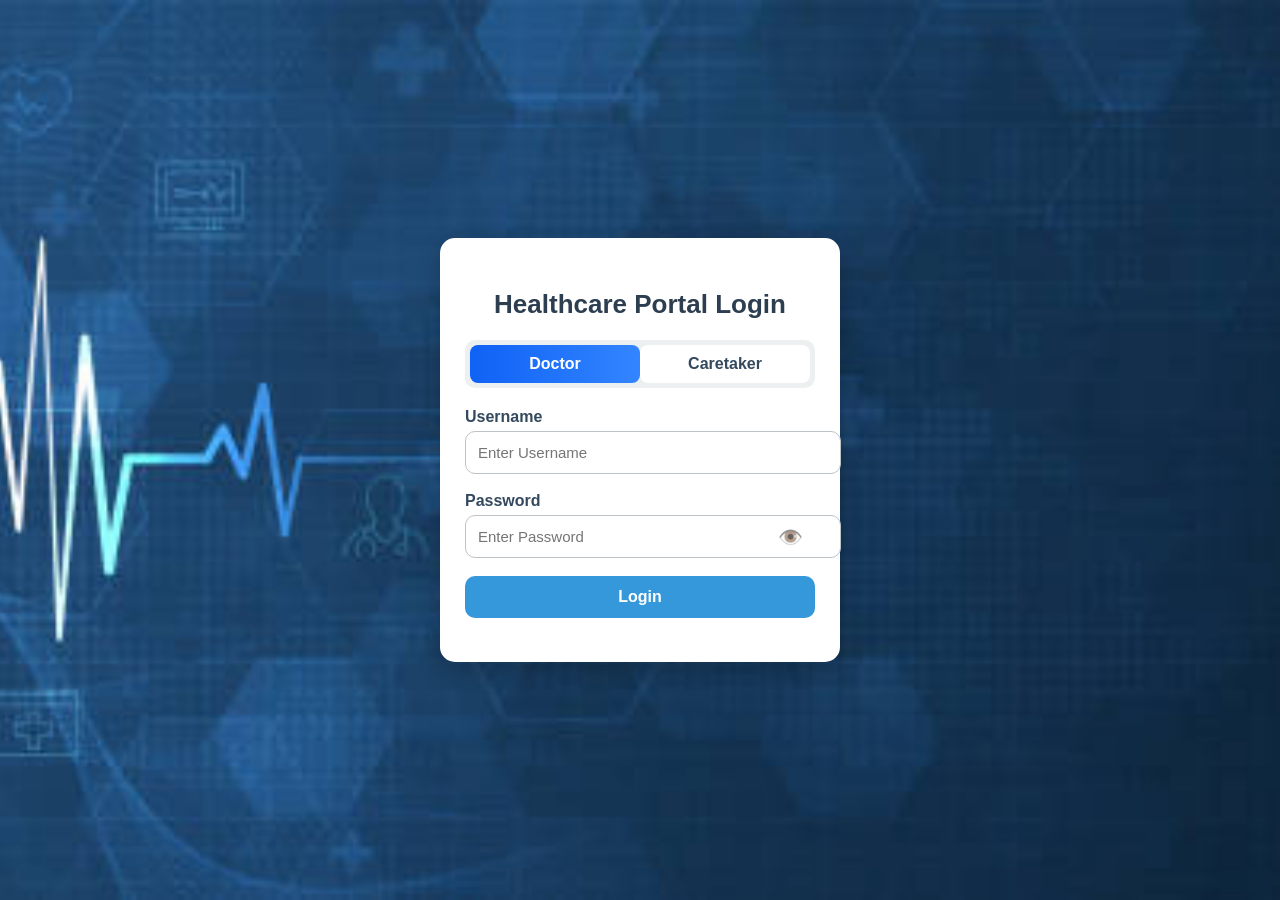
<file: index.html>
<!DOCTYPE html>
<html lang="en">
<head>
    <meta charset="UTF-8">
    <title>Secure Login</title>
    <link rel="stylesheet" href="style.css">
</head>
<body class="login-body">

<div class="login-box">
    <h2 class="login-title">Healthcare Portal Login</h2>

    <div class="role-switch">
        <button class="role-btn active" id="doctorBtn" onclick="selectRole('doctor')">Doctor</button>
        <button class="role-btn" id="caretakerBtn" onclick="selectRole('caretaker')">Caretaker</button>
    </div>

    <!-- ⭐ Hidden field to store selected role -->
    <input type="hidden" id="role" value="doctor">

    <div class="input-group">
        <label>Username</label>
        <input type="text" id="username" placeholder="Enter Username">
    </div>

    <div class="input-group">
        <label>Password</label>
        <div class="password-wrapper">
            <input type="password" id="password" placeholder="Enter Password">
            <span id="togglePassword" class="toggle-icon">👁️</span>
        </div>
    </div>

    <button class="login-btn" onclick="login()">Login</button>

    <p id="error" class="error"></p>
</div>


<script src="script.js"></script>

<script>
// SHOW / HIDE PASSWORD
const togglePassword = document.getElementById("togglePassword");
const passwordField = document.getElementById("password");

togglePassword.addEventListener("click", () => {
    const type = passwordField.type === "password" ? "text" : "password";
    passwordField.type = type;
    togglePassword.textContent = type === "password" ? "👁️" : "🙈";
});
</script>

</body>
</html>
</file>
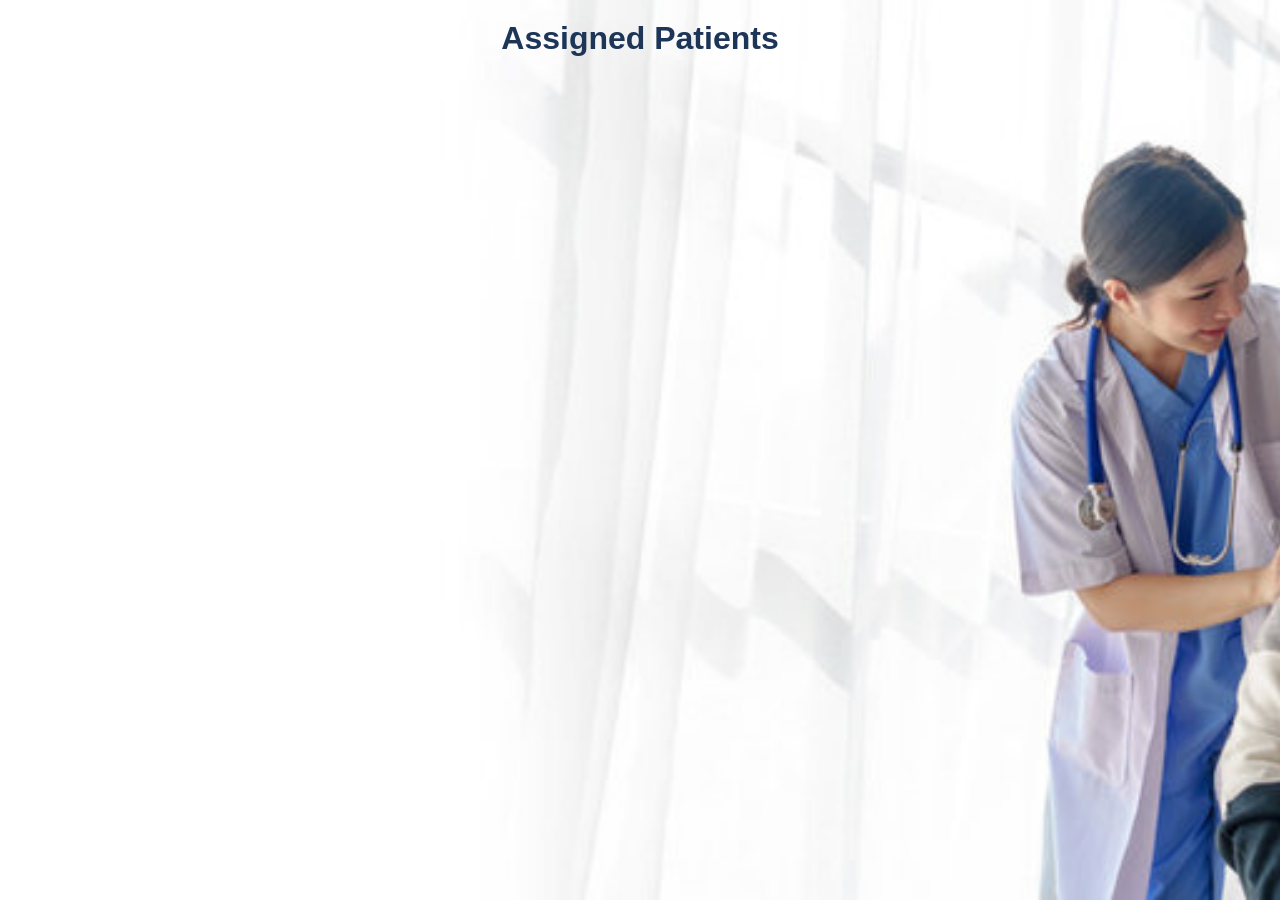
<file: caretakerDashboard.html>
<!DOCTYPE html>
<html lang="en">

<head>
    <meta charset="UTF-8">
    <title>Caretaker Dashboard</title>

    <!-- FontAwesome Icons -->
    <link rel="stylesheet" href="https://cdnjs.cloudflare.com/ajax/libs/font-awesome/6.5.0/css/all.min.css">

    <link rel="stylesheet" href="style.css">
</head>


<body>

    <h1 class="dashboard-title">Assigned Patients</h1>

    <div class="dashboard-container">
        <div class="patient-grid" id="patientGrid"></div>
    </div>

    <script>
        const caretaker = window.users.find(u => u.role === "caretaker");
        const assigned = caretaker.patients;
        const grid = document.getElementById("patientGrid");

        const assignedPatients = window.patients.filter(p => assigned.includes(p.id));

        assignedPatients.forEach(p => {
            const card = document.createElement("div");
            card.className = "patient-card clickable";

            card.innerHTML = `
    <img src="${p.img}">

    <h3><i class="fa-solid fa-user"></i> ${p.name}</h3>

    <p><i class="fa-solid fa-calendar"></i> Age: ${p.age}</p>
    <p><i class="fa-solid fa-cake-candles"></i> DOB: ${p.dob}</p>
    <p><i class="fa-solid fa-venus-mars"></i> Gender: ${p.gender}</p>
`;

            card.onclick = () => {
                window.location.href = `patientDetails.html?id=${p.id}`;
            };

            grid.appendChild(card);
        });
    </script>

</body>

</html>
</file>
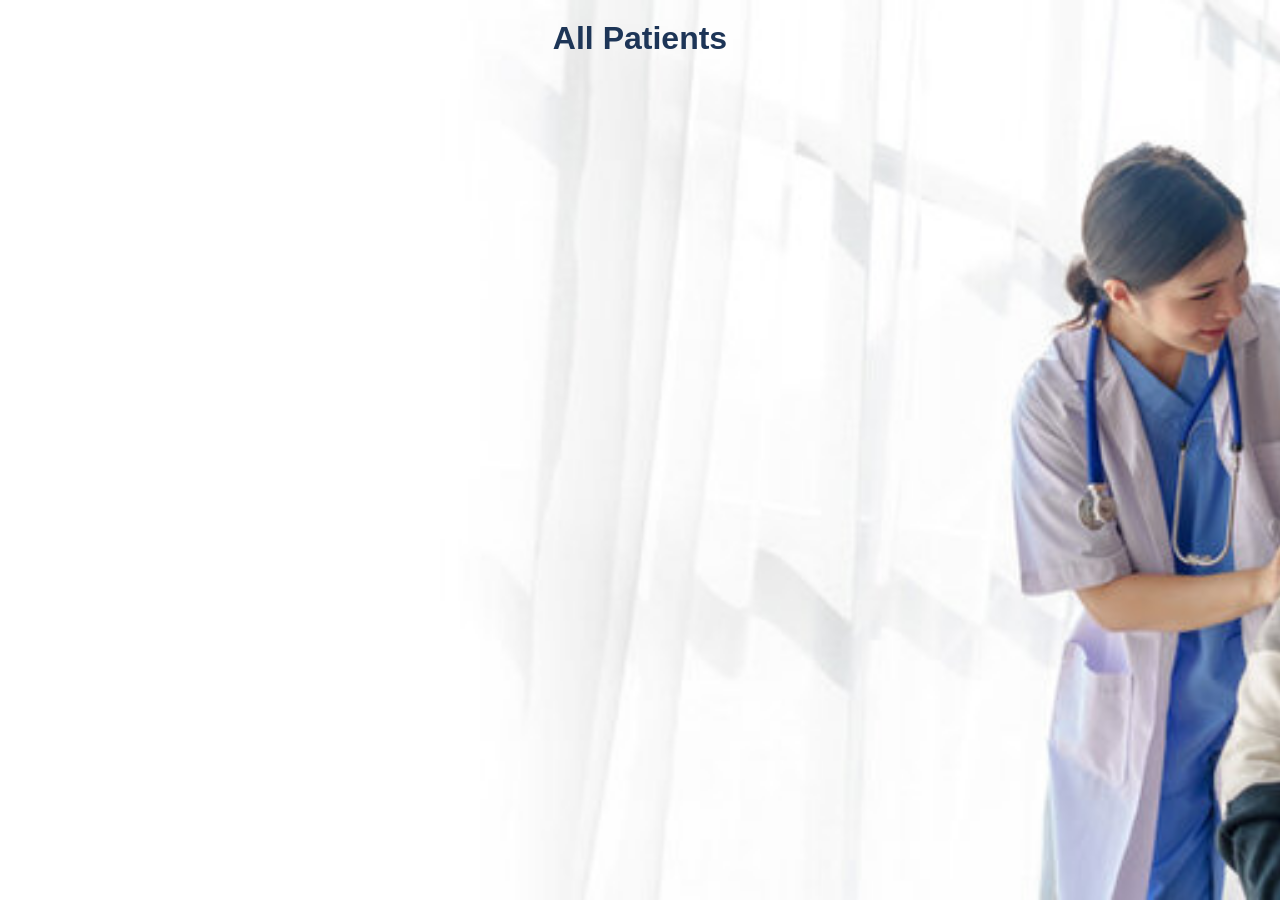
<file: doctorDashboard.html>
<!DOCTYPE html>
<html lang="en">

<head>
    <meta charset="UTF-8">
    <title>Doctor Dashboard</title>

    <!-- FontAwesome Icons -->
    <link rel="stylesheet" href="https://cdnjs.cloudflare.com/ajax/libs/font-awesome/6.5.0/css/all.min.css">

    <link rel="stylesheet" href="style.css">
</head>

<body>

    <h1 class="dashboard-title">All Patients</h1>

    <div class="dashboard-container">
        <div class="patient-grid" id="doctorGrid"></div>
    </div>

    <script src="doctor.js"></script>
</body>

</html>
</file>
<file: style.css>
/* ===== PROFESSIONAL LOGIN PAGE ===== */

.login-body {
    background: url("img.jpg")no-repeat center center fixed !important;
     background-size: cover !important;
    height: 100vh;
    display: flex;
    justify-content: center;
    align-items: center;
    font-family: "Poppins", sans-serif;
    margin: 0;
}

/* LOGIN CONTAINER */
.login-box {
    width: 350px;
    background: #ffffff;
    padding: 30px 25px;
    border-radius: 15px;
    box-shadow: 0 8px 25px rgba(0,0,0,0.2);
    animation: fadeIn 0.5s ease-in-out;
}

.login-title {
    text-align: center;
    margin-bottom: 20px;
    font-size: 26px;
    font-weight: bold;
    color: #2c3e50;
}

/* ---------------- ROLE SWITCH BUTTONS ---------------- */
.role-switch {
    display: flex;
    justify-content: space-between;
    background: #ecf0f1;
    padding: 5px;
    border-radius: 10px;
    margin-bottom: 20px;
}

.role-btn {
    width: 50%;
    padding: 10px;
    border: none;
    background: white;
    font-size: 16px;
    font-weight: bold;
    border-radius: 8px;
    cursor: pointer;
    transition: 0.3s ease;
    color: #34495e;
}

.role-btn.active {
    background: linear-gradient(to right, #0f62f5, #3385ff);
    color: white;
}

/* INPUT FIELDS */
.input-group {
    margin-bottom: 18px;
}

.input-group label {
    display: block;
    font-weight: 600;
    margin-bottom: 5px;
    color: #34495e;
}

.input-group input {
    width: 100%;
    padding: 12px;
    border-radius: 10px;
    border: 1px solid #bdc3c7;
    font-size: 15px;
    transition: 0.2s ease;
}

.input-group input:focus {
    outline: none;
    border-color: #3498db;
    box-shadow: 0 0 4px rgba(52,152,219,0.5);
}

/* PASSWORD FIELD */
.password-wrapper {
    position: relative;
}

.toggle-icon {
    position: absolute;
    right: 12px;
    top: 50%;
    transform: translateY(-50%);
    cursor: pointer;
    font-size: 20px;
    user-select: none;
    opacity: 0.7;
}

.toggle-icon:hover {
    opacity: 1;
}

/* LOGIN BUTTON */
.login-btn {
    width: 100%;
    padding: 12px;
    background: #3498db;
    color: white;
    border: none;
    border-radius: 10px;
    font-size: 16px;
    font-weight: bold;
    cursor: pointer;
    transition: 0.3s ease-in-out;
}

.login-btn:hover {
    background: #217dbb;
}

/* ERROR TEXT */
.error {
    color: red;
    text-align: center;
    margin-top: 10px;
    font-size: 14px;
}
/* DETAILS PAGE BACKGROUND */
.details-body {
    background: linear-gradient(135deg, #c3e5ff, #ffffff);
    font-family: "Poppins", sans-serif;
    padding: 20px;
}

/* Container */
.details-container {
    max-width: 650px;
    margin: auto;
    background: #ffffff;
    padding: 25px;
    border-radius: 18px;
    box-shadow: 0px 10px 30px rgba(0,0,0,0.20);
    animation: fadeIn 0.5s ease-in-out;
}

/* Profile Section */
.profile-photo {
    width: 160px;
    height: 160px;
    border-radius: 18px;
    display: block;
    margin: auto;
    box-shadow: 0px 8px 20px rgba(0,0,0,0.15);
}

.profile-section h2 {
    margin-top: 10px;
    color: #2c3e50;
}

/* Vitals Section */
.vitals-section {
    background: #e8f7ff;
    padding: 15px;
    border-radius: 15px;
    margin-top: 20px;
    border-left: 5px solid #3498db;
}

.vitals-section h3 {
    margin-bottom: 10px;
    color: #1d72b8;
}

.vitals-section p {
    font-size: 16px;
    margin: 8px 0;
}

/* History Section */
.history-section {
    background: #fff3e6;
    padding: 15px;
    margin-top: 20px;
    border-radius: 15px;
    border-left: 5px solid #e67e22;
}

.history-section h3 {
    margin-bottom: 10px;
    color: #d35400;
}

.history-section ul li {
    margin-bottom: 6px;
}

/* Back Button */
.back-btn {
    margin-top: 25px;
    width: 100%;
    padding: 12px;
    background: linear-gradient(135deg, #007bff, #5599ff);
    border: none;
    color: white;
    font-size: 17px;
    border-radius: 10px;
    cursor: pointer;
    transition: 0.3s;
}

.back-btn:hover {
    background: linear-gradient(135deg, #005fd4, #3f83ff);
}

/* Clickable Cards */
.clickable {
    cursor: pointer;
    transition: 0.3s;
    border-radius: 12px;
}

.clickable:hover {
    transform: translateY(-6px);
    box-shadow: 0px 10px 25px rgba(0,0,0,0.2);
}
/* DASHBOARD BACKGROUND */
body {
    background: url("care.jpg")no-repeat center center fixed !important;
     background-size: cover !important;
    font-family: "Poppins", sans-serif;
}

/* Dashboard Title */
.dashboard-title {
    text-align: center;
    margin-top: 20px;
    font-size: 32px;
    font-weight: 700;
    color: #1d3557;
}

/* Container for cards */
.dashboard-container {
    width: 90%;
    margin: 20px auto;
}

/* Grid layout */
.patient-grid {
    display: grid;
    grid-template-columns: repeat(auto-fill, minmax(260px, 1fr));
    gap: 25px;
}

/* Patient Card */
.patient-card {
    background: #cdcbcc;
    border-radius: 16px;
    padding: 20px;
    box-shadow: 0px 10px 25px rgba(0,0,0,0.1);
    transition: 0.3s ease;
    cursor: pointer;
    text-align: center;
}

/* Hover Animation */
.patient-card:hover {
    transform: translateY(-8px);
    box-shadow: 0px 14px 30px rgba(0,0,0,0.15);
}

/* Patient Photo */
.patient-card img {
    width: 120px;
    height: 120px;
    border-radius: 14px;
    object-fit: cover;
    margin-bottom: 15px;
    box-shadow: 0px 6px 15px rgba(0,0,0,0.15);
}

/* Name */
.patient-card h3 {
    margin: 8px 0;
    font-size: 20px;
    font-weight: 700;
    color: #1d3557;
}

/* Info text */
.patient-card p {
    margin: 6px 0;
    font-size: 14px;
    color: #444;
}

/* Icon Styling */
.patient-card i {
    color: #457b9d;
    margin-right: 6px;
    font-size: 16px;
}

/* Fade Animation */
@keyframes fadeIn {
    from { opacity: 0; transform: translateY(10px);}
    to { opacity: 1; transform: translateY(0);}
}

/* ANIMATION */
@keyframes fadeIn {
    from { opacity: 0; transform: translateY(-10px); }
    to { opacity: 1; transform: translateY(0); }
}
</file>
